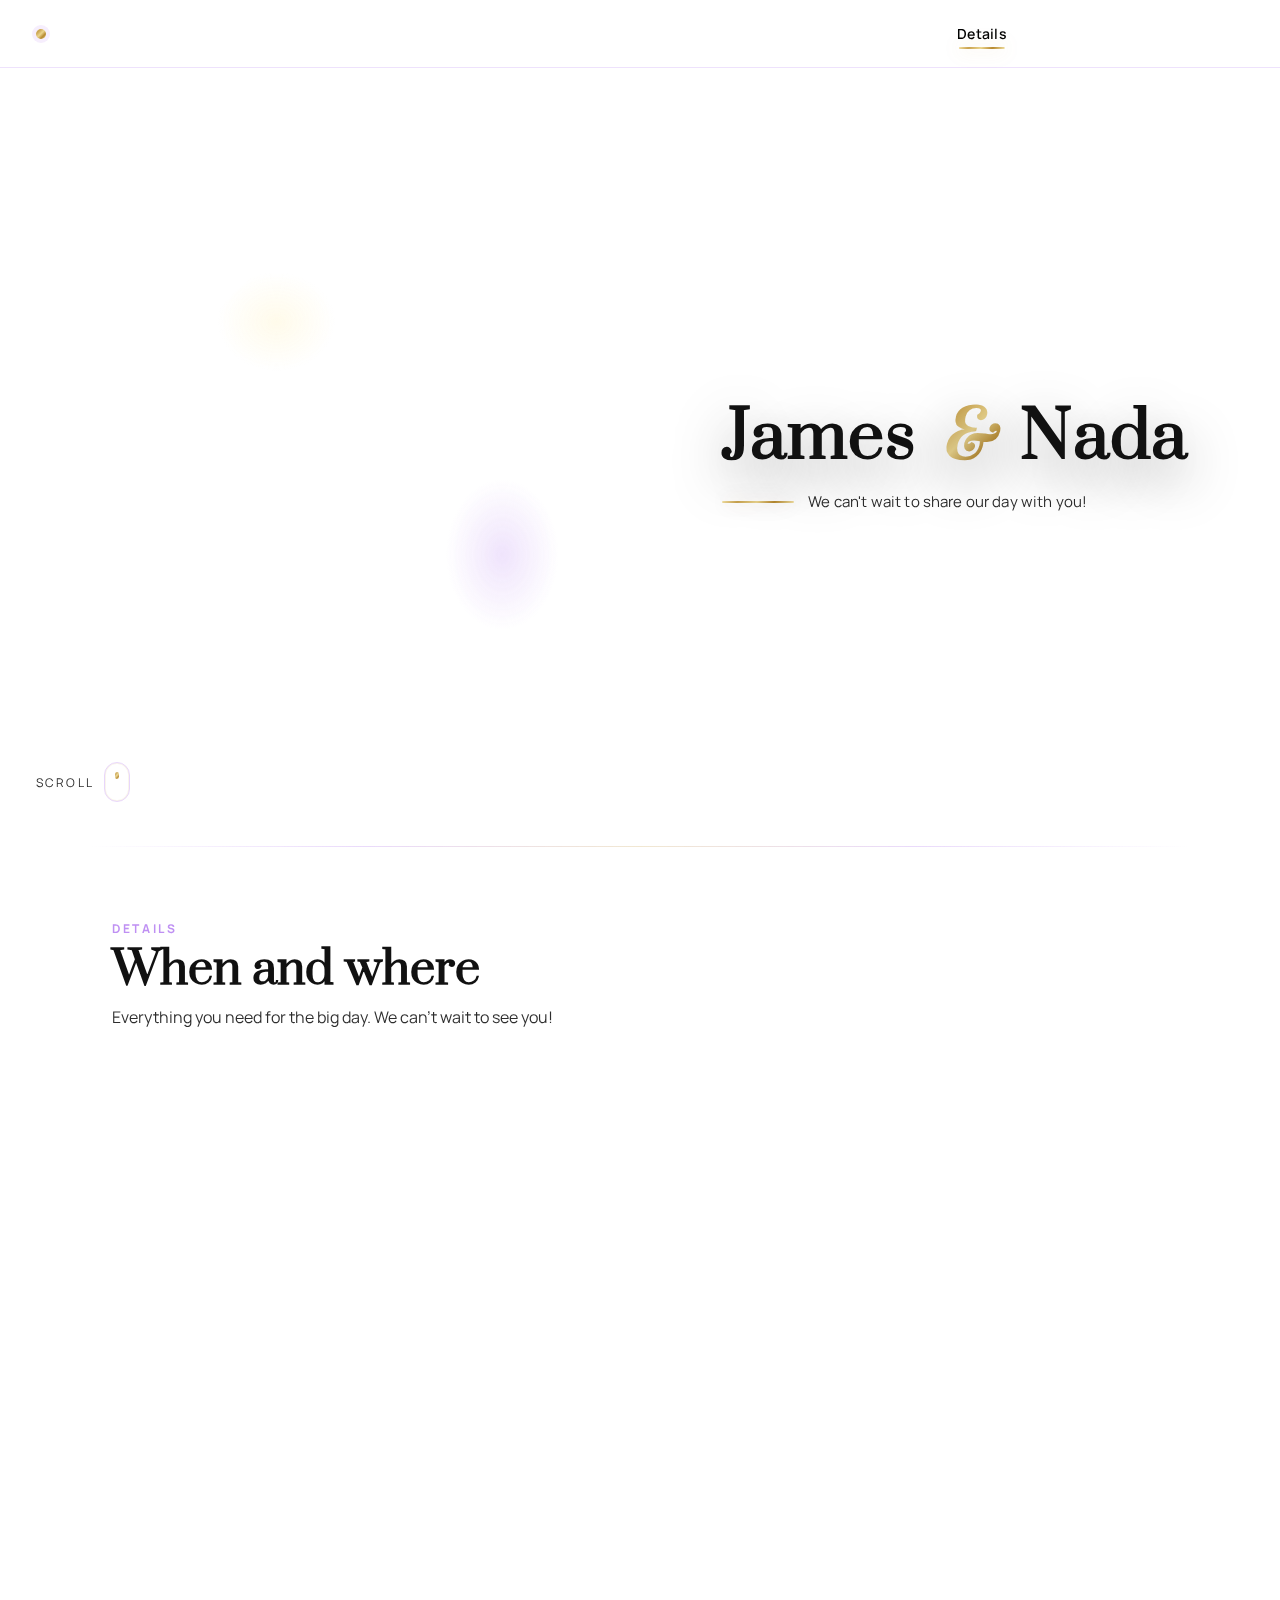
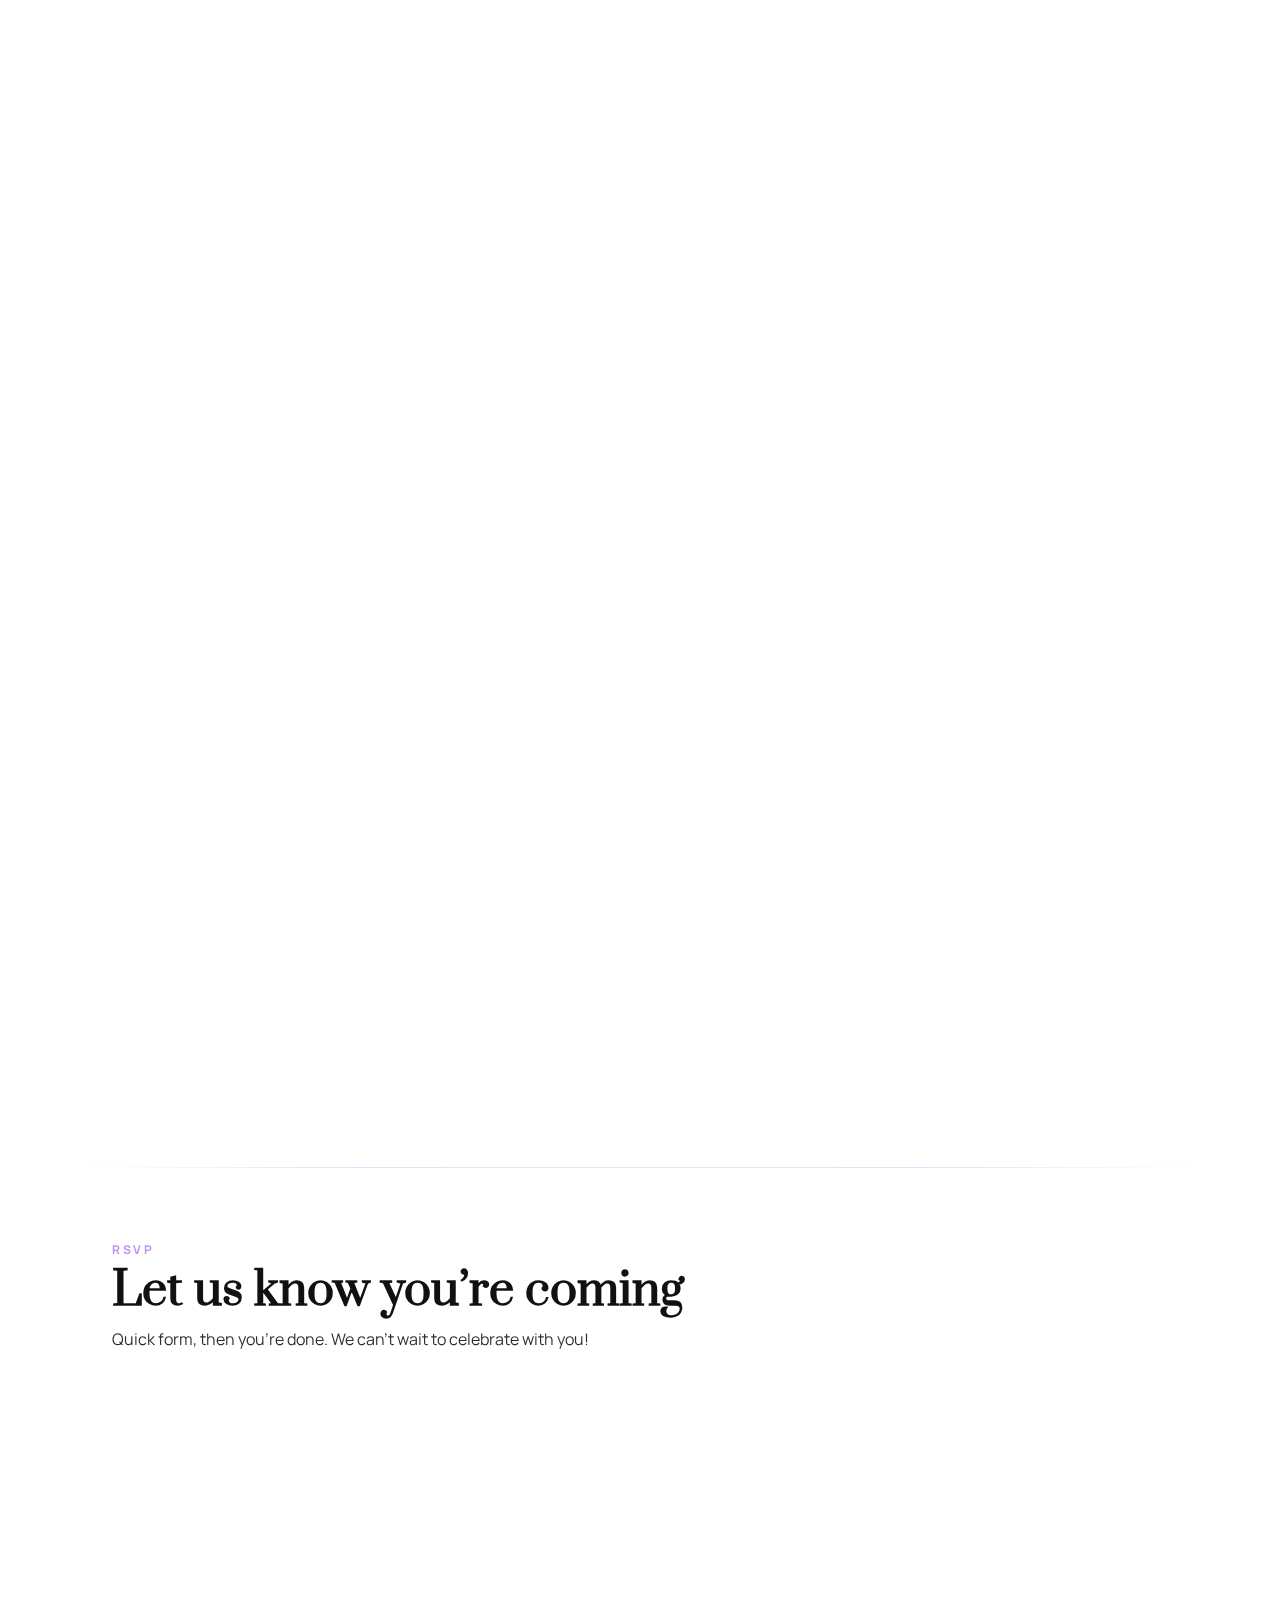
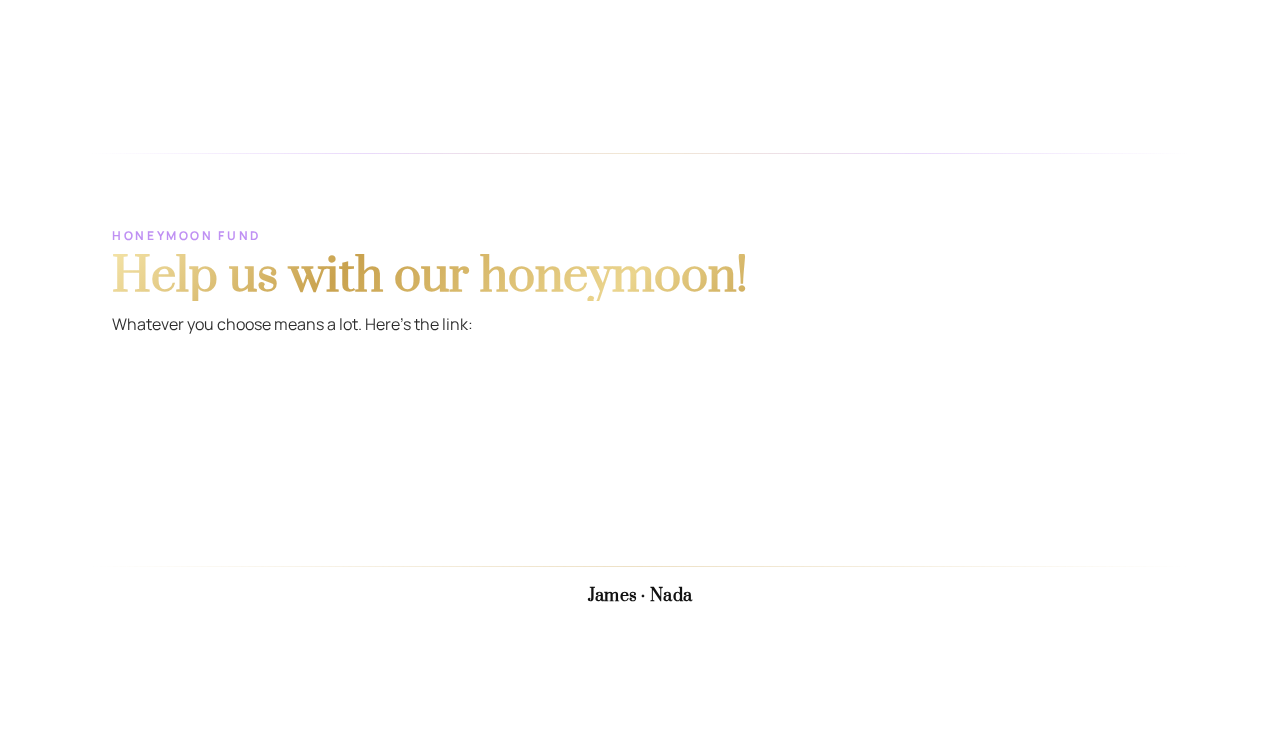
<file: index.html>
<!doctype html>
<html lang="en">
<head>
  <meta charset="utf-8" />
  <meta name="viewport" content="width=device-width, initial-scale=1" />
  <title>James & Nada</title>
  <meta name="description" content="Wedding website for James & Nada. Details, travel, RSVP, and registry." />

  <link rel="preconnect" href="https://fonts.googleapis.com">
  <link rel="preconnect" href="https://fonts.gstatic.com" crossorigin>
  <!-- Spunky elegant display + clean body -->
<link href="https://fonts.googleapis.com/css2?family=Prata:wght@400;600;700;800&family=Manrope:wght@300;400;500;600&display=swap" rel="stylesheet">
  <link rel="stylesheet" href="styles.css" />
</head>
<body>





  <!-- Nav -->
  <header class="topbar" role="banner">
    <a class="mark" href="#top" aria-label="Home">
      <span class="mark__dot"></span>
      <span class="mark__text">J · N</span>
    </a>

    <nav class="nav" aria-label="Primary navigation">
      <a class="nav__link" href="#details">Details</a>
      <a class="nav__link" href="#rsvp">RSVP</a>
      <a class="nav__link" href="#registry">Honeymoon Fund</a>
      <span class="nav__rail" aria-hidden="true"></span>
    </nav>
  </header>

  <main id="top">
    <!-- HERO -->
    <section class="hero" aria-label="Hero">
      <div class="hero__inner">
        <div class="hero__art" data-parallax="0.14" aria-hidden="true">
          <div class="frame"></div>
          <div class="frame__shine"></div>
        </div>

        <div class="hero__type" data-parallax="0.06">
          <h1 class="names">
            <span class="names__main">James <span class="amp">&amp;</span> Nada</span>
          </h1>

          <p class="hero__sub">
            <span class="goldline"></span>
            <span class="hero__subtext">We can't wait to share our day with you!</span>
          </p>
        </div>

        <div class="hero__scroll">
          <span class="hero__scrollLabel">Scroll</span>
          <span class="hero__scrollIcon" aria-hidden="true"></span>
        </div>
      </div>
    </section>

    <!-- DETAILS -->
    <section id="details" class="section section--details">
      <div class="section__header">
        <p class="kicker">Details</p>
        <h2 class="title">When and where</h2>
        <p class="lede">
          Everything you need for the big day. We can't wait to see you!
        </p>
      </div>

      <div class="grid grid--details">
        <article class="card card--date reveal">
          <div class="card__decal" aria-hidden="true"></div>
          <h3 class="card__title">Date and time</h3>
          <p class="card__big">
            <span class="gold">Thursday</span>, <span class="lav">May 28, 2026</span>
          </p>
          <p class="card__meta">Ceremony at 5:30 PM · Reception to follow</p>
          <p class="card__note"></p>
        </article>

        <article class="card card--note reveal">
          <h3 class="card__title">Attire</h3>
          <p class="card__meta">
            Dressy, chic, pastels. The ceremony will be outdoors so be prepared!
          </p>
          <p class="card__note">Note: Seating will be outdoors in the grass, weather permitting. Heels, beware!</p>
        </article>
      </div>

      <div class="photos reveal">
        <div class="photos__head">
          <h3 class="photos__title">Engagement photos</h3>
          <p class="photos__sub"></p>
        </div>

        <div class="photos__grid">
          <figure class="photo">
            <img src="assets/engagement-3.jpg" alt="Engagement photo 2" onerror="this.closest('.photo').classList.add('photo--empty'); this.remove();" />
          </figure>
          <figure class="photo">
            <img src="assets/engagement-4.jpg" alt="Engagement photo 3" onerror="this.closest('.photo').classList.add('photo--empty'); this.remove();" />
          </figure>
          <figure class="photo">
            <img src="assets/engagement-5.jpg" alt="Engagement photo 4" onerror="this.closest('.photo').classList.add('photo--empty'); this.remove();" />
          </figure>
        </div>
      </div>

  <div class="twoUp reveal twoUp--center">
  <article class="panel panel--venue">
    <div class="panel__orn" aria-hidden="true"></div>
    <h3 class="panel__title">Venue details</h3>

    <p class="panel__line">
      <span class="label">Venue</span>
      <span class="value">Lakeside Gardens</span>
    </p>

    <p class="panel__line">
      <span class="label">Address</span>
      <span class="value">16211 SE Foster Rd, Portland, OR 97236</span>
    </p>

    <p class="panel__line">
      <span class="label">Notes</span>
      <span class="value">Dinner will be provided.</span>
    </p>

    <div class="panel__mini">
      <span class="chip">Outdoor</span>
      <span class="chip">Golden hour</span>
      <span class="chip">Good shoes</span>
    </div>
  </article>
</div>


<div class="parking reveal">
  <div class="parking__left">
    <h3 class="parking__title">Parking</h3>
    <p class="parking__text">
      Free onsite-parking. Enter through the gate and it'll be to the right!
    </p>
    <ul class="fancyList">
      <li>Primary lot: <span class="gold">Main Entrance</span></li>
      <li>Overflow: <span class="lav">Around the back</span> </li>
      <li>Accessibility: Call our coordinator if you need help: (503) 760-6044</li>
    </ul>
  </div>

  <div class="parking__right">
  <h3 class="parking__title">Map</h3>

  <div class="mapBox" aria-label="Google map to Lakeside Gardens">
    <iframe
      src="https://www.google.com/maps/embed?pb=!1m18!1m12!1m3!1d12430.248839880549!2d-122.5083311184234!3d45.47339640889922!2m3!1f0!2f0!3f0!3m2!1i1024!2i768!4f13.1!3m3!1m2!1s0x54959f3e0a9a9bbf%3A0xc99f061c58c80391!2sLakeside%20Gardens!5e0!3m2!1sen!2sus!4v1770614922232!5m2!1sen!2sus"
      loading="lazy"
      referrerpolicy="no-referrer-when-downgrade"
      allowfullscreen=""
      aria-label="Map to Lakeside Gardens"
    ></iframe>
  </div>

  <p class="panel__note">Tap or pinch to zoom.</p>
</div>




    <p class="panel__note">
    
    </p>
  </div>
</div>


      <div class="ctaRow reveal">
        <a class="btn btn--primary" href="#rsvp">RSVP</a>
        <a class="btn btn--ghost" href="#registry">Honeymoon Fund</a>
      </div>
    </section>



    <!-- RSVP -->
    <section id="rsvp" class="section section--rsvp">
      <div class="section__header">
        <p class="kicker">RSVP</p>
        <h2 class="title">Let us know you’re coming</h2>
        <p class="lede">
          Quick form, then you’re done. We can't wait to celebrate with you!
        </p>
      </div>

      <div class="formBlock reveal">
        <div class="formBlock__content">
          <h3 class="formBlock__title">RSVP form</h3>
          <p class="formBlock__text">
        
          </p>

          <div class="rsvpEmbed">
  <iframe
    src="https://docs.google.com/forms/d/e/1FAIpQLSd3c24TjtZfuf_fA2h1osM8vYYjSHiVRPy5lyCFFMoHTkAFJw/viewform?embedded=true"
    loading="lazy"
    referrerpolicy="no-referrer-when-downgrade"
    aria-label="Wedding RSVP form"
  >
    Loading…
  </iframe>
</div>


          <p class="formBlock__note">
            
          </p>
        </div>
      </div>
    </section>

    <!-- REGISTRY -->
    <section id="registry" class="section section--registry">
      <div class="section__header section__header--alt">
        <p class="kicker">Honeymoon Fund</p>
        <h2 class="title">Help us with our honeymoon!</h2>
        <p class="lede">
          Whatever you choose means a lot. Here's the link:
        </p>
      </div>

      <div class="registryGrid reveal">
        <a class="registryCard" href="https://www.zola.com/registry/jamesandnada" target="_blank" rel="noreferrer">
          <div class="registryCard__top">
            <span class="registryCard__badge">Zola</span>
            <span class="registryCard__icon" aria-hidden="true">✦</span>
          </div>
          <h3 class="registryCard__title">Click here for Registry</h3>
          <p class="registryCard__text">https://www.zola.com/registry/jamesandnada</p>
        </a>

        <a class="registryCard" href="https://account.venmo.com/u/Nada-Amer-3" target="_blank" rel="noreferrer">
          <div class="registryCard__top">
            <span class="registryCard__badge">Venmo</span>
            <span class="registryCard__icon" aria-hidden="true">✶</span>
          </div>
          <h3 class="registryCard__title">Click here for Venmo</h3>
          <p class="registryCard__text">@Nada-Amer-3</p>
        </a>
      </div>

      <footer class="footer">
        <div class="footer__rule" aria-hidden="true"></div>
        <p class="footer__text">James · Nada</p>
        <p class="footer__small"></p>
      </footer>
    </section>
  </main>

  <script src="script.js"></script>
</body>
</html>
</file>
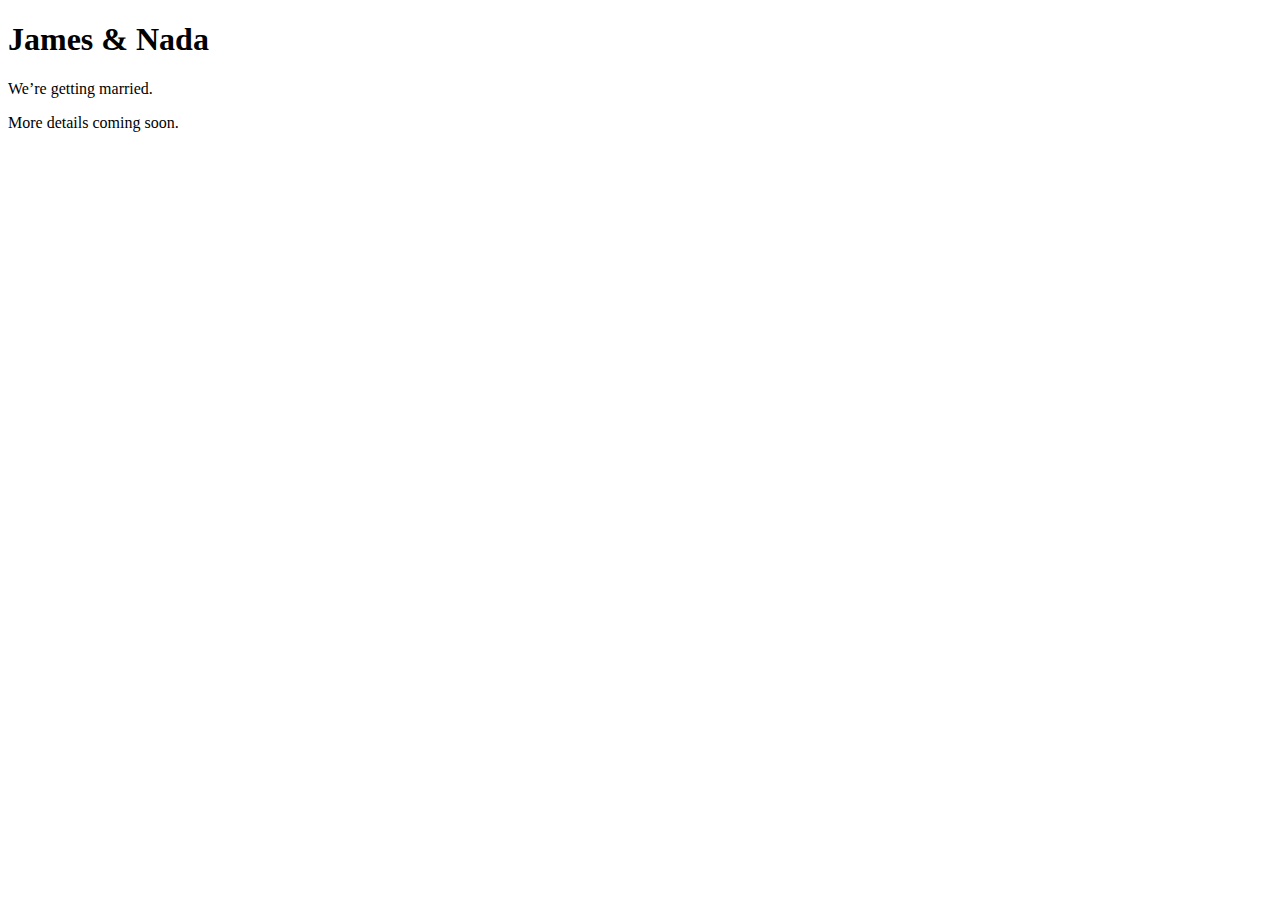
<file: index-old.html>
<!DOCTYPE html>
<html>
<head>
  <title>James & Nada</title>
  <meta name="viewport" content="width=device-width, initial-scale=1">
</head>
<body>
  <h1>James & Nada</h1>
  <p>We’re getting married.</p>
  <p>More details coming soon.</p>
</body>
</html>
</file>
<file: styles.css>
:root{
  /* Core palette */
  --lavender: #BC8AF2;
  --lavenderDeep: #7A43C7;
  --ink: #120A21;
  --ink2: #1C1230;
  --paper: rgba(255,255,255,0.06);

  /* Metallic gold as a gradient "material" */
  --goldHi: #FFF1BF;
  --goldMid: #C8A04A;
  --goldLo: #8B6220;

/* Brushed gold: less shiny, more textured */
--goldGrad:
  linear-gradient(135deg,
    #F3E2A5 0%,
    #C9A24E 22%,
    #EBD58E 48%,
    #B6882F 72%,
    #F3E2A5 100%
  ),
  repeating-linear-gradient(
    90deg,
    rgba(255,255,255,0.10) 0px,
    rgba(255,255,255,0.10) 1px,
    rgba(0,0,0,0.06) 2px,
    rgba(0,0,0,0.06) 4px
  );
  --lavGrad: radial-gradient(1200px 800px at 20% 10%, rgba(188,138,242,0.42), rgba(188,138,242,0.08), rgba(18,10,33,0) 60%);

  /* Image for hero frame */
  --frame-url: url("assets/floral-frame.png");

  /* Type */
  --display: "Prata", serif;
  --body: "Manrope", system-ui, -apple-system, Segoe UI, Roboto, Arial, sans-serif;

  /* Spacing scale */
  --max: 1100px;
  --pad: clamp(18px, 3vw, 36px);
  --r-lg: 26px;
  --r-md: 18px;

  /* Shadow language */
  --shadow: 0 22px 70px rgba(0,0,0,0.35);
  --shadowSoft: 0 14px 40px rgba(0,0,0,0.28);
}

*{ box-sizing: border-box; }
html{ scroll-behavior: smooth; }

body{
  margin: 0;
  font-family: var(--body);
  color: #111;
  background: #ffffff;
  overflow-x: hidden;
}

body{
  /* Kill the floating ambient clouds + vines */
.ambient { display: none !important; }

  margin: 0;
  font-family: var(--body);
  color: #111;
  background: #ffffff;
  overflow-x: hidden;
}



/* Topbar */
.topbar{
  position: fixed;
  left: 0;
  right: 0;
  top: 0;
  z-index: 20;
  padding: 14px var(--pad);
  display: flex;
  align-items: center;
  justify-content: space-between;

 background: rgba(255,255,255,0.85);
  backdrop-filter: blur(10px);
border-bottom: 1px solid rgba(188,138,242,0.25);
}
.mark{
  display: inline-flex;
  align-items: center;
  gap: 10px;
  text-decoration: none;
  color: rgba(255,255,255,0.9);
}
.mark__dot{
  width: 10px;
  height: 10px;
  border-radius: 999px;
  background: var(--goldGrad);
  box-shadow: 0 0 0 4px rgba(188,138,242,0.14);
}
.mark__text{
  letter-spacing: 0.18em;
  text-transform: uppercase;
  font-weight: 600;
  font-size: 12px;
  opacity: 0.95;
}

.nav{
  position: relative;
  display: inline-flex;
  gap: 18px;
  align-items: center;
}
.nav__link{
  position: relative;
  text-decoration: none;
  color: rgba(255,255,255,0.84);
  font-weight: 600;
  font-size: 14px;
  letter-spacing: 0.02em;
  padding: 10px 8px;
  border-radius: 999px;
  transition: color 200ms ease, background 200ms ease;
}
.nav__link:hover{
  color: #000;
  background: rgba(188,138,242,0.12);
}
.nav__link.is-active{
  color: #000;
}
.nav__rail{
  position: absolute;
  left: 0;
  bottom: 4px;
  height: 2px;
  width: 40px;
  border-radius: 10px;
  background: var(--goldGrad);
  box-shadow: 0 0 18px rgba(200,160,74,0.35);
  transform: translateX(0);
  transition: transform 260ms ease, width 260ms ease;
}

/* Hero */
.hero{
  position: relative;
  z-index: 1;
  padding-top: 96px;
  min-height: 92vh;
  display: grid;
  place-items: center;
}
.hero__inner{
  width: min(var(--max), calc(100% - (var(--pad) * 2)));
  padding: 34px 0 46px;
  display: grid;
  grid-template-columns: 1.1fr 0.9fr;
  gap: 34px;
  align-items: center;
}
.hero__art{
  position: relative;
  width: 100%;
  max-width: 560px;
  justify-self: center;
  transform: translate3d(0,0,0);
}
.frame{
  width: 100%;
  aspect-ratio: 1 / 1;
  background-image: var(--frame-url);
  background-repeat: no-repeat;
  background-position: center;
  background-size: contain;
  filter: drop-shadow(0 30px 70px rgba(0,0,0,0.35));
}
.frame__shine{
  position: absolute;
  inset: 10% 12%;
  border-radius: 999px;
  background:
    radial-gradient(closest-side at 25% 20%, rgba(255,241,191,0.38), rgba(255,241,191,0.0) 55%),
    radial-gradient(closest-side at 78% 72%, rgba(188,138,242,0.28), rgba(188,138,242,0.0) 60%);
  mix-blend-mode: screen;
  opacity: 0.85;
  pointer-events: none;
}

.hero__type{
  position: relative;
  padding: 20px 0 20px 12px;
}
.names{
  margin: 0;
  font-family: var(--display);
  font-weight: 800;
  line-height: 0.98;
  letter-spacing: 0.01em;
  font-size: clamp(44px, 5vw, 72px);
  text-shadow: 0 18px 55px rgba(0,0,0,0.42);
}
.names__main{
  display: inline-block;
  line-height: 1.06;
  padding-top: 0.04em;
  position: relative;
}
.amp{
  display: inline-block;
  line-height: 1.11;
  padding-top: 0.02em;
  font-weight: 600;
  font-style: italic;
  padding: 0 10px;
  background: var(--goldGrad);
  -webkit-background-clip: text;
  background-clip: text;
  color: transparent;
}
.hero__sub{
  margin: 18px 0 0;
  display: flex;
  align-items: center;
  gap: 14px;
}
.goldline{
  width: 72px;
  height: 2px;
  border-radius: 10px;
  background: var(--goldGrad);
  box-shadow: 0 0 22px rgba(200,160,74,0.35);
}
.hero__subtext{
  font-size: 15px;
  opacity: 0.9;
  letter-spacing: 0.01em;
  max-width: 42ch;
}

.hero__scroll{
  position: absolute;
  left: var(--pad);
  bottom: 26px;
  display: inline-flex;
  align-items: center;
  gap: 10px;
  opacity: 0.9;
}
.hero__scrollLabel{
  font-size: 12px;
  letter-spacing: 0.18em;
  text-transform: uppercase;
}
.hero__scrollIcon{
  width: 26px;
  height: 40px;
  border-radius: 999px;
  border: 1px solid rgba(188,138,242,0.38);
  position: relative;
  box-shadow: inset 0 0 0 1px rgba(200,160,74,0.12);
}
.hero__scrollIcon::after{
  content: "";
  position: absolute;
  top: 9px;
  left: 50%;
  transform: translateX(-50%);
  width: 4px;
  height: 7px;
  border-radius: 999px;
  background: var(--goldGrad);
  animation: scrollDot 1.8s ease-in-out infinite;
}
@keyframes scrollDot{
  0%{ transform: translate(-50%, 0); opacity: 0.7; }
  60%{ transform: translate(-50%, 12px); opacity: 1; }
  100%{ transform: translate(-50%, 0); opacity: 0.7; }
}

/* Sections */
.section{
  position: relative;
  z-index: 1;
  padding: 92px 0;
}
.section__header{
  width: min(var(--max), calc(100% - (var(--pad) * 2)));
  margin: 0 auto 34px;
  padding-left: clamp(0px, 1.8vw, 22px);
}
.section__header--alt .title{
  background: var(--goldGrad);
  -webkit-background-clip: text;
  background-clip: text;
  color: transparent;
}
.kicker{
  margin: 0 0 10px;
  letter-spacing: 0.22em;
  text-transform: uppercase;
  font-weight: 700;
  font-size: 12px;
  color: rgba(188,138,242,0.95);
}
.title{
  margin: 0;
  font-family: var(--display);
  font-weight: 800;
  font-size: clamp(30px, 3.5vw, 46px);
  line-height: 1.06;
}
.lede{
  margin: 12px 0 0;
  opacity: 0.88;
  max-width: 58ch;
}

/* Decorative section separators */
.section::before{
  content: "";
  position: absolute;
  left: 50%;
  top: 18px;
  transform: translateX(-50%);
  width: min(var(--max), calc(100% - (var(--pad) * 2)));
  height: 1px;
  background: linear-gradient(90deg, rgba(188,138,242,0), rgba(188,138,242,0.35), rgba(200,160,74,0.28), rgba(188,138,242,0.35), rgba(188,138,242,0));
  opacity: 0.9;
}

.grid{
  width: min(var(--max), calc(100% - (var(--pad) * 2)));
  margin: 0 auto;
  display: grid;
  gap: 18px;
}
.grid--details{
  grid-template-columns: 1.15fr 0.85fr;
  align-items: stretch;
}

/* Cards that look like art, not boxes */
.card{
  position: relative;
  border-radius: var(--r-lg);
  padding: 22px 22px 20px;
  background:
    radial-gradient(1200px 420px at 18% 20%, rgba(188,138,242,0.24), rgba(188,138,242,0) 60%),
    radial-gradient(900px 400px at 80% 0%, rgba(200,160,74,0.16), rgba(200,160,74,0) 60%),
    rgba(255,255,255,0.06);
  border: 1px solid rgba(188,138,242,0.22);
  box-shadow: var(--shadowSoft);
  overflow: hidden;
}
.card::after{
  content: "";
  position: absolute;
  inset: -2px;
  border-radius: var(--r-lg);
  padding: 2px;
  background: linear-gradient(135deg, rgba(188,138,242,0.45), rgba(200,160,74,0.35), rgba(188,138,242,0.25));
  -webkit-mask: linear-gradient(#000 0 0) content-box, linear-gradient(#000 0 0);
  -webkit-mask-composite: xor;
  mask-composite: exclude;
  pointer-events: none;
  opacity: 0.7;
}
.card__title{
  margin: 0 0 10px;
  font-weight: 700;
  letter-spacing: 0.02em;
}
.card__big{
  line-height: 1.15;
  padding-top: 0.02em;
  margin: 0;
  font-family: var(--display);
  font-weight: 800;
  font-size: clamp(20px, 2.4vw, 28px);
}
.card__meta{
  margin: 10px 0 0;
  opacity: 0.9;
}
.card__note{
  margin: 10px 0 0;
  opacity: 0.72;
  font-size: 13px;
}
.card--date .card__decal{
  position: absolute;
  right: -40px;
  top: -50px;
  width: 220px;
  height: 220px;
  border-radius: 999px;
  background:
    radial-gradient(circle at 35% 35%, rgba(255,241,191,0.35), rgba(255,241,191,0.0) 62%),
    radial-gradient(circle at 70% 70%, rgba(188,138,242,0.35), rgba(188,138,242,0.0) 64%);
  filter: blur(0px);
  opacity: 0.95;
}

.gold{
  background: var(--goldGrad);
  -webkit-background-clip: text;
  background-clip: text;
  color: transparent;
}
.lav{
  color: rgba(188,138,242,0.98);
}

/* Engagement photos */
.photos{
  width: min(var(--max), calc(100% - (var(--pad) * 2)));
  margin: 30px auto 0;
  padding: 20px 0 0;
}
.photos__head{
  display: flex;
  align-items: baseline;
  justify-content: space-between;
  gap: 18px;
  padding-left: clamp(0px, 1.8vw, 22px);
}
.photos__title{
  margin: 0;
  font-family: var(--display);
  font-weight: 800;
  font-size: 22px;
}
.photos__sub{
  margin: 0;
  opacity: 0.75;
  font-size: 13px;
  text-align: right;
  max-width: 44ch;
}
.photos__grid{
  margin-top: 14px;
  display: grid;
  gap: 16px;
  grid-template-columns: 1.2fr 1fr 1fr;
  grid-auto-rows: 220px;
}
.photo{
  position: relative;
  border-radius: var(--r-lg);
  overflow: hidden;
  background:
    radial-gradient(900px 350px at 30% 20%, rgba(188,138,242,0.28), rgba(188,138,242,0.0) 60%),
    rgba(255,255,255,0.06);
  border: 1px solid rgba(200,160,74,0.20);
  box-shadow: var(--shadowSoft);
}
.photo:nth-child(1){ grid-row: span 2; }
.photo img{
  width: 100%;
  height: 100%;
  object-fit: cover;
  display: block;
  transform: scale(1.02);
  transition: transform 420ms ease, filter 420ms ease;
  filter: saturate(1.08) contrast(1.05);
}
.photo:hover img{
  transform: scale(1.07);
}
.photo__cap{
  position: absolute;
  left: 14px;
  bottom: 12px;
  margin: 0;
  font-size: 12px;
  letter-spacing: 0.12em;
  text-transform: uppercase;
  background: rgba(18,10,33,0.55);
  border: 1px solid rgba(188,138,242,0.28);
  padding: 8px 10px;
  border-radius: 999px;
  backdrop-filter: blur(8px);
}
.photo--empty{
  display: grid;
  place-items: center;
}
.photo--empty::before{
  content: "Add engagement photos";
  opacity: 0.85;
  font-weight: 700;
  letter-spacing: 0.02em;
}
.photo--empty::after{
  content: "";
  position: absolute;
  inset: 14px;
  border-radius: calc(var(--r-lg) - 10px);
  border: 1px dashed rgba(188,138,242,0.35);
}

/* Venue + Map two-up */
.twoUp{
  width: min(var(--max), calc(100% - (var(--pad) * 2)));
  margin: 34px auto 0;
  display: grid;
  grid-template-columns: 1fr 1fr;
  gap: 18px;
  align-items: start;
}
.panel{
  position: relative;
  border-radius: var(--r-lg);
  padding: 22px 22px 20px;
  border: 1px solid rgba(188,138,242,0.22);
  background:
    radial-gradient(900px 360px at 30% 10%, rgba(200,160,74,0.18), rgba(200,160,74,0.0) 58%),
    rgba(255,255,255,0.06);
  box-shadow: var(--shadowSoft);
  overflow: hidden;
  min-height: 360px;
}
.panel__title{
  margin: 0 0 12px;
  font-family: var(--display);
  font-weight: 800;
  font-size: 22px;
}
.panel__line{
  margin: 0 0 10px;
  display: grid;
  grid-template-columns: 92px 1fr;
  gap: 10px;
}
.label{
  opacity: 0.75;
  text-transform: uppercase;
  letter-spacing: 0.14em;
  font-size: 11px;
}
.value{
  opacity: 0.92;
}
.panel__mini{
  margin-top: 16px;
  display: flex;
  gap: 10px;
  flex-wrap: wrap;
}
.chip{
  font-size: 12px;
  padding: 8px 10px;
  border-radius: 999px;
  border: 1px solid rgba(200,160,74,0.22);
  background: rgba(18,10,33,0.35);
  backdrop-filter: blur(8px);
}
.panel__orn{
  position: absolute;
  right: -50px;
  bottom: -60px;
  width: 240px;
  height: 240px;
  border-radius: 999px;
  background:
    radial-gradient(circle at 40% 40%, rgba(188,138,242,0.40), rgba(188,138,242,0.0) 62%),
    radial-gradient(circle at 70% 70%, rgba(200,160,74,0.32), rgba(200,160,74,0.0) 62%);
  opacity: 0.95;
}
.mapBox{
  height: 255px;
  border-radius: 22px;
  border: 1px solid rgba(200,160,74,0.22);
  background:
    linear-gradient(135deg, rgba(188,138,242,0.18), rgba(255,255,255,0.04)),
    rgba(18,10,33,0.35);
  box-shadow: inset 0 0 0 1px rgba(188,138,242,0.14);
  display: grid;
  place-items: center;
  overflow: hidden;
}
.mapBox__inner{
  text-align: center;
  padding: 0 16px;
}
.mapBox__text{
  margin: 0;
  font-family: var(--display);
  font-weight: 800;
  font-size: 18px;
}
.mapBox__hint{
  margin: 8px 0 0;
  opacity: 0.75;
  font-size: 13px;
}
.panel__note{
  margin: 14px 0 0;
  opacity: 0.75;
  font-size: 13px;
}

/* Parking + accommodations */
.parking{
  width: min(var(--max), calc(100% - (var(--pad) * 2)));
  margin: 34px auto 0;
  display: grid;
  grid-template-columns: 0.95fr 1.05fr;
  gap: 24px;
  align-items: start;
  padding-left: clamp(0px, 1.8vw, 22px);
}
.parking__title{
  margin: 0 0 10px;
  font-family: var(--display);
  font-weight: 800;
  font-size: 22px;
}
.parking__text{
  margin: 0 0 14px;
  opacity: 0.88;
  max-width: 55ch;
}
.fancyList{
  margin: 0;
  padding-left: 18px;
}
.fancyList li{
  margin: 8px 0;
  opacity: 0.92;
}
.fancyList--tight li{ margin: 6px 0; }

.hotelCards{
  display: grid;
  gap: 12px;
}
.hotelCard{
  border-radius: 18px;
  border: 1px solid rgba(188,138,242,0.22);
  background: rgba(255,255,255,0.06);
  padding: 14px 14px 12px;
  box-shadow: var(--shadowSoft);
}
.hotelCard__name{
  margin: 0;
  font-weight: 800;
  letter-spacing: 0.01em;
}
.hotelCard__meta{
  margin: 6px 0 0;
  opacity: 0.78;
  font-size: 13px;
}

/* Buttons */
.ctaRow{
  width: min(var(--max), calc(100% - (var(--pad) * 2)));
  margin: 28px auto 0;
  display: flex;
  gap: 12px;
  justify-content: center;
  padding-bottom: 6px;
}
.btn{
  display: inline-flex;
  align-items: center;
  justify-content: center;
  gap: 10px;
  padding: 12px 16px;
  border-radius: 999px;
  text-decoration: none;
  font-weight: 800;
  letter-spacing: 0.02em;
  transition: transform 160ms ease, filter 160ms ease, background 200ms ease, color 200ms ease, border 200ms ease;
  user-select: none;
}
.btn:active{ transform: translateY(1px); }

.btn--primary{
  color: rgba(18,10,33,0.92);
  background: var(--goldGrad);
  border: 1px solid rgba(255,241,191,0.35);
  box-shadow: 0 18px 45px rgba(200,160,74,0.22);
}
.btn--primary:hover{
  filter: brightness(1.05);
  transform: translateY(-1px);
}
.btn--ghost{
  color: #111;
  border: 1px solid rgba(188,138,242,0.35);
  background: rgba(18,10,33,0.25);
  backdrop-filter: blur(10px);
}
.btn--ghost:hover{
  background: rgba(188,138,242,0.14);
  transform: translateY(-1px);
}
.btn--wide{
  width: min(520px, 100%);
}

/* Travel */
.travelGrid{
  width: min(var(--max), calc(100% - (var(--pad) * 2)));
  margin: 0 auto;
  display: grid;
  gap: 16px;
  grid-template-columns: 1fr 1fr 1fr;
}
.travelCard{
  border-radius: var(--r-lg);
  border: 1px solid rgba(200,160,74,0.18);
  background:
    radial-gradient(900px 360px at 30% 10%, rgba(188,138,242,0.22), rgba(188,138,242,0.0) 58%),
    rgba(255,255,255,0.06);
  box-shadow: var(--shadowSoft);
  padding: 18px 18px 16px;
}
.travelCard__title{
  margin: 0 0 8px;
  font-family: var(--display);
  font-weight: 800;
  font-size: 20px;
}
.travelCard__text{
  margin: 0 0 10px;
  opacity: 0.88;
}
.travelCard__callout{
  margin: 10px 0 0;
  padding: 12px 12px 10px;
  border-radius: 16px;
  border: 1px solid rgba(188,138,242,0.24);
  background: rgba(18,10,33,0.28);
  opacity: 0.92;
}

.pills{
  display: flex;
  flex-wrap: wrap;
  gap: 10px;
  margin-top: 12px;
}
.pill{
  padding: 8px 10px;
  border-radius: 999px;
  border: 1px solid rgba(200,160,74,0.20);
  background: rgba(18,10,33,0.28);
  font-size: 12px;
  letter-spacing: 0.02em;
}

/* RSVP block */
.formBlock{
  width: min(var(--max), calc(100% - (var(--pad) * 2)));
  margin: 0 auto;
  border-radius: calc(var(--r-lg) + 6px);
  border: 1px solid rgba(188,138,242,0.22);
  background:
    radial-gradient(900px 360px at 18% 30%, rgba(200,160,74,0.20), rgba(200,160,74,0.0) 58%),
    radial-gradient(900px 360px at 80% 0%, rgba(188,138,242,0.28), rgba(188,138,242,0.0) 62%),
    rgba(255,255,255,0.06);
  box-shadow: var(--shadow);
  overflow: hidden;
  display: grid;
  grid-template-columns: 0.85fr 1.15fr;
}
.formBlock__art{
  background:
    radial-gradient(closest-side at 30% 30%, rgba(188,138,242,0.55), rgba(188,138,242,0) 70%),
    radial-gradient(closest-side at 70% 70%, rgba(200,160,74,0.40), rgba(200,160,74,0) 72%);
  border-right: 1px solid rgba(188,138,242,0.18);
}
.formBlock__content{
  padding: 22px 22px 20px;
}
.formBlock__title{
  margin: 0 0 8px;
  font-family: var(--display);
  font-weight: 800;
  font-size: 22px;
}
.formBlock__text{
  margin: 0 0 14px;
  opacity: 0.9;
}
.formBlock__note{
  margin: 12px 0 0;
  opacity: 0.75;
  font-size: 13px;
}

/* Registry */
.registryGrid{
  width: min(var(--max), calc(100% - (var(--pad) * 2)));
  margin: 0 auto;
  display: grid;
  gap: 16px;
  grid-template-columns: 1fr 1fr;
}
.registryCard{
  border-radius: calc(var(--r-lg) + 4px);
  border: 1px solid rgba(200,160,74,0.18);
  background:
    radial-gradient(900px 360px at 30% 10%, rgba(188,138,242,0.26), rgba(188,138,242,0.0) 58%),
    rgba(255,255,255,0.06);
  box-shadow: var(--shadowSoft);
  padding: 18px 18px 16px;
  text-decoration: none;
  color: #111;
  transition: transform 180ms ease, background 220ms ease, border 220ms ease;
}
.registryCard:hover{
  transform: translateY(-2px);
  border-color: rgba(188,138,242,0.30);
  background:
    radial-gradient(900px 360px at 30% 10%, rgba(200,160,74,0.22), rgba(200,160,74,0.0) 58%),
    rgba(255,255,255,0.07);
}
.registryCard__top{
  display: flex;
  align-items: center;
  justify-content: space-between;
}
.registryCard__badge{
  font-size: 12px;
  text-transform: uppercase;
  letter-spacing: 0.18em;
  font-weight: 800;
  color: rgba(188,138,242,0.96);
}
.registryCard__icon{
  background: var(--goldGrad);
  -webkit-background-clip: text;
  background-clip: text;
  color: transparent;
  font-size: 18px;
}
.registryCard__title{
  margin: 12px 0 6px;
  font-family: var(--display);
  font-weight: 800;
  font-size: 20px;
}
.registryCard__text{
  margin: 0;
  opacity: 0.86;
}

/* Footer */
.footer{
  width: min(var(--max), calc(100% - (var(--pad) * 2)));
  margin: 44px auto 0;
  padding: 26px 0 40px;
  text-align: center;
}
.footer__rule{
  height: 1px;
  background: linear-gradient(90deg, rgba(188,138,242,0), rgba(200,160,74,0.32), rgba(188,138,242,0));
  margin-bottom: 18px;
}
.footer__text{
  margin: 0;
  font-family: var(--display);
  font-weight: 800;
  letter-spacing: 0.02em;
}
.footer__small{
  margin: 8px 0 0;
  opacity: 0.75;
  font-size: 13px;
}

/* Reveal animations */
.reveal{
  opacity: 0;
  transform: translateY(16px);
  transition: opacity 700ms ease, transform 700ms ease;
  will-change: transform, opacity;
}
.reveal.is-visible{
  opacity: 1;
  transform: translateY(0);
}

/* Responsive */
@media (max-width: 980px){
  .hero__inner{
    grid-template-columns: 1fr;
    gap: 18px;
    padding-top: 22px;
  }
  .hero__type{
    padding-left: 0;
    text-align: left;
  }
  .hero__scroll{
    left: 50%;
    transform: translateX(-50%);
  }
  .grid--details{ grid-template-columns: 1fr; }
  .photos__grid{
    grid-template-columns: 1fr 1fr;
    grid-auto-rows: 220px;
  }
  .photo:nth-child(1){ grid-row: span 1; }
  .twoUp{ grid-template-columns: 1fr; }
  .panel{ min-height: unset; }
  .parking{ grid-template-columns: 1fr; padding-left: 0; }
  .travelGrid{ grid-template-columns: 1fr; }
  .formBlock{ grid-template-columns: 1fr; }
  .formBlock__art{
    height: 140px;
    border-right: none;
    border-bottom: 1px solid rgba(188,138,242,0.18);
  }
  .registryGrid{ grid-template-columns: 1fr; }
}

@media (prefers-reduced-motion: reduce){
  html{ scroll-behavior: auto; }
  .reveal{ transition: none; transform: none; opacity: 1; }
  .hero__scrollIcon::after{ animation: none; }
}
</file>
